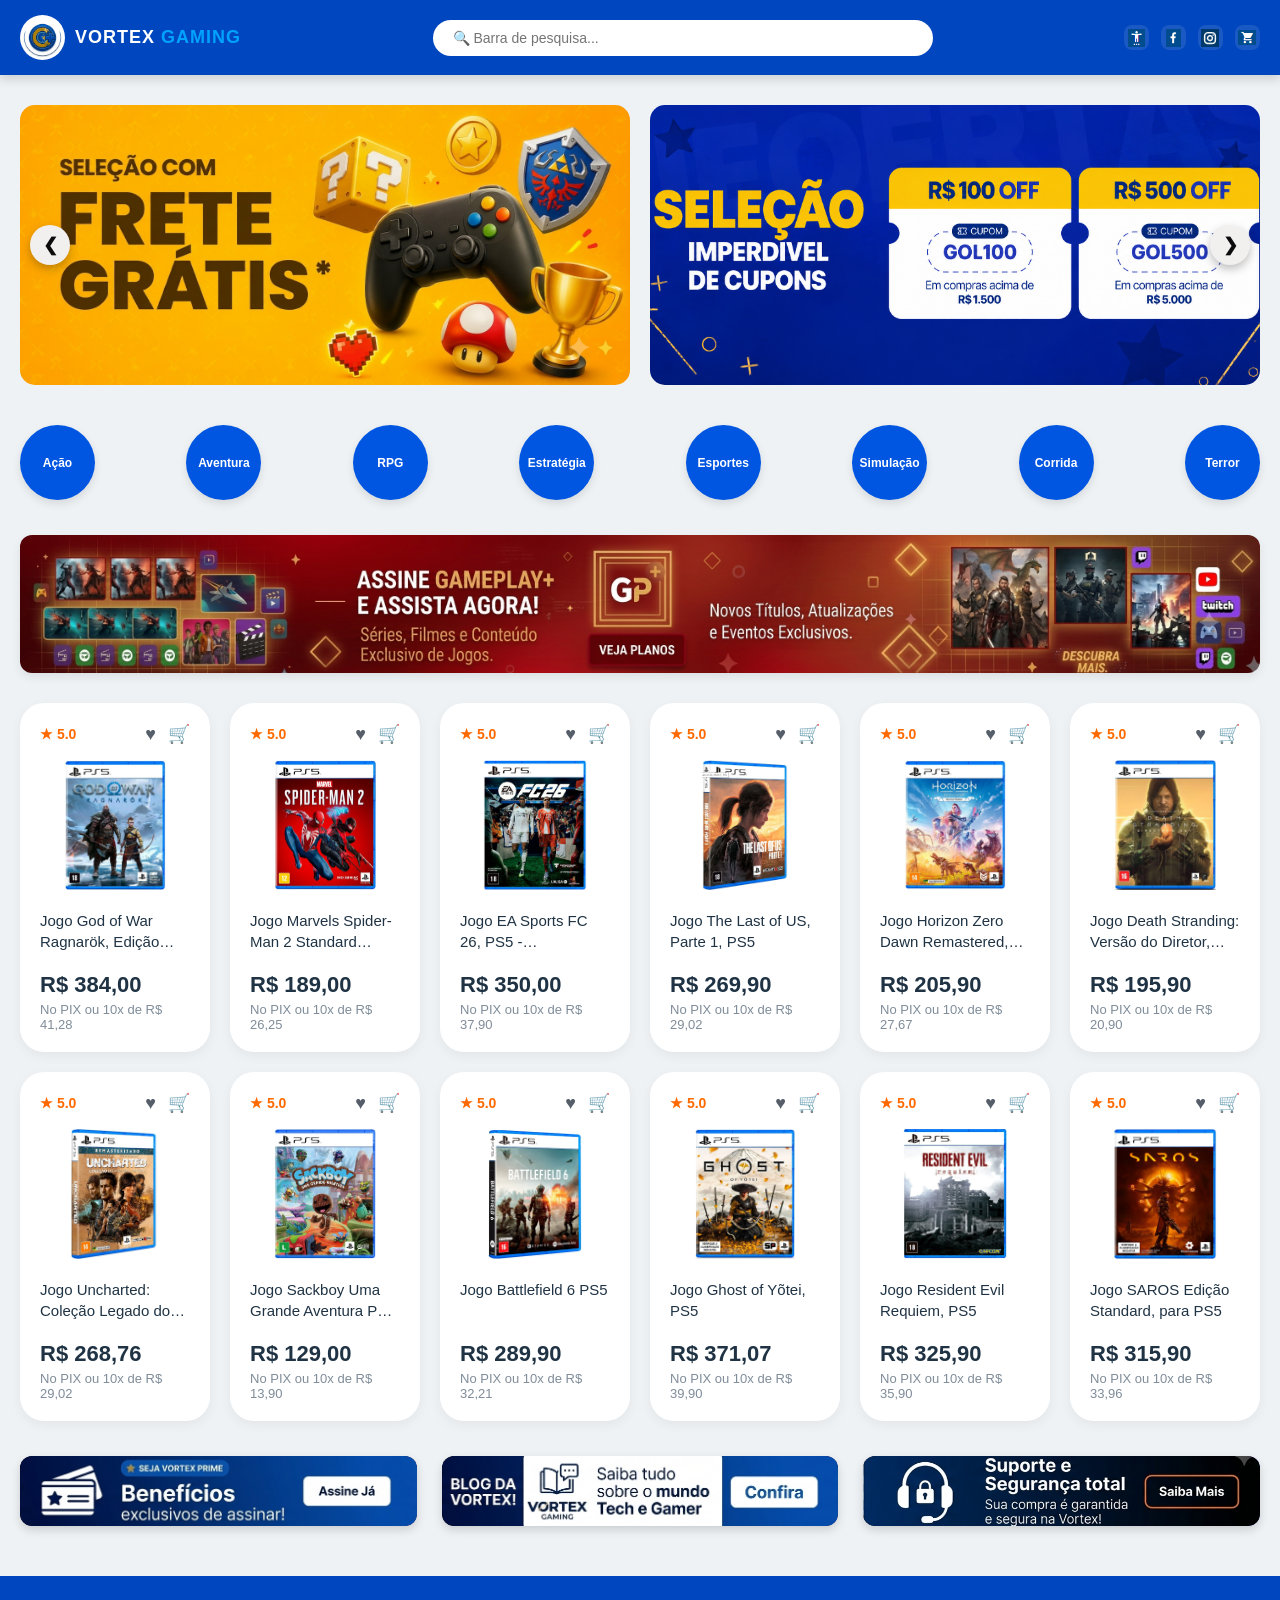
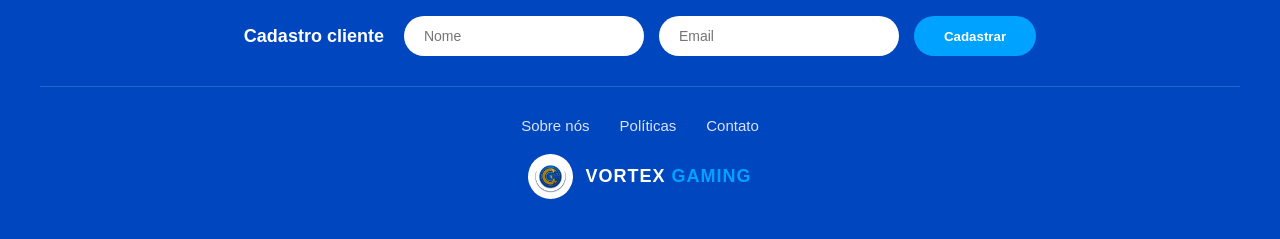
<file: index.html>
<!doctype html>
<html lang="pt-BR">
  <head>
    <meta charset="UTF-8" />
    <meta name="viewport" content="width=device-width, initial-scale=1.0" />
    <title>Vortex Gaming - Store</title>
    <link rel="stylesheet" href="style.css" />
  </head>
  <body>
    <!-- CABEÇALHO DO SITE -->
    <header>
      <div class="nav-container">
        <!-- LOGO E NOME DA MARCA -->
        <div class="logo-box">
          <img
            src="imagens/logo.png"
            alt="Logotipo Vortex Gaming"
            class="logo"
          />
          <span class="brand-name"
            >Vortex <span class="brand-accent">Gaming</span></span
          >
        </div>

        <!-- BARRA DE PESQUISA -->
        <div class="search-bar">
          <input type="text" placeholder="&#128269; Barra de pesquisa..." />
        </div>

        <!-- ÍCONES DE REDES SOCIAIS, ACESSIBILIDADE E CARRINHO -->
        <div class="header-actions">
          <div class="action-btn">
            <img
              src="imagens/acessibilidade.png"
              alt="Acessibilidade"
              class="btn-icon"
            />
          </div>
          <div class="action-btn">
            <img src="imagens/facebook.png" alt="Facebook" class="btn-icon" />
          </div>
          <div class="action-btn">
            <img src="imagens/instagram.png" alt="Instagram" class="btn-icon" />
          </div>
          <div class="action-btn">
            <img
              src="imagens/carrinho.png"
              alt="Carrinho de compras"
              class="btn-icon"
            />
          </div>
        </div>
      </div>
    </header>

    <!-- CONTEÚDO PRINCIPAL -->
    <div class="container">
      <!-- SEÇÃO DE CARROSSEL/BANNERS -->
      <section class="hero-section">
        <!-- SETA -->
        <span class="slide-arrow prev">&#10094;</span>
        <div class="hero-banner">
          <img
            src="imagens/frete.png"
            alt="Slide Impulsionamento e Promoções"
            class="slide-img-placeholder"
          />
        </div>

        <div class="hero-banner">
          <img
            src="imagens/promocao.png"
            alt="Slide Destaques e Novidades"
            class="slide-img-placeholder"
          />
        </div>

        <!-- SETA -->
        <span class="slide-arrow next">&#10095;</span>
      </section>

      <!-- CATEGORIAS DE JOGOS -->
      <section class="categories-section">
        <div class="category-item">Ação</div>
        <div class="category-item">Aventura</div>
        <div class="category-item">RPG</div>
        <div class="category-item">Estratégia</div>
        <div class="category-item">Esportes</div>
        <div class="category-item">Simulação</div>
        <div class="category-item">Corrida</div>
        <div class="category-item">Terror</div>
      </section>

      <!-- ESPAÇO PUBLICITÁRIO -->
      <div class="ad-space">
        <img src="imagens/anuncio2.png" alt="Anúncio Vortex Gaming" />
      </div>

      <!-- GRADE DE JOGOS (12 JOGOS) -->
      <section class="games-grid">
        <!-- JOGO 1 -->
        <div class="game-card">
          <div class="card-header">
            <span class="rating">★ 5.0</span>
            <div class="card-actions">
              <button class="action-btn">♥</button>
              <button class="action-btn">🛒</button>
            </div>
          </div>

          <div class="image-container">
            <img
              src="imagens/jogo1.png"
              alt="God of War Ragnarök"
              class="game-image"
            />
          </div>

          <p class="game-title">
            Jogo God of War Ragnarök, Edição Standard, PS5
          </p>

          <div class="price-container">
            <p class="main-price">R$ 384,00</p>
            <p class="payment-details">No PIX ou 10x de R$ 41,28</p>
          </div>
        </div>
        <!-- JOGO 2 -->
        <div class="game-card">
          <div class="card-header">
            <span class="rating">★ 5.0</span>
            <div class="card-actions">
              <button class="action-btn">♥</button>
              <button class="action-btn">🛒</button>
            </div>
          </div>

          <div class="image-container">
            <img
              src="imagens/jogo2.png"
              alt="Marvels Spider-Man 2"
              class="game-image"
            />
          </div>

          <p class="game-title">
            Jogo Marvels Spider-Man 2 Standard Edition, Playstation 5
          </p>

          <div class="price-container">
            <p class="main-price">R$ 189,00</p>
            <p class="payment-details">No PIX ou 10x de R$ 26,25</p>
          </div>
        </div>
        <!-- JOGO 3 -->
        <div class="game-card">
          <div class="card-header">
            <span class="rating">★ 5.0</span>
            <div class="card-actions">
              <button class="action-btn">♥</button>
              <button class="action-btn">🛒</button>
            </div>
          </div>

          <div class="image-container">
            <img
              src="imagens/jogo3.png"
              alt="EA Sports FC 26"
              class="game-image"
            />
          </div>

          <p class="game-title">Jogo EA Sports FC 26, PS5 - EA000011PS5</p>

          <div class="price-container">
            <p class="main-price">R$ 350,00</p>
            <p class="payment-details">No PIX ou 10x de R$ 37,90</p>
          </div>
        </div>
        <!-- JOGO 4 -->
        <div class="game-card">
          <div class="card-header">
            <span class="rating">★ 5.0</span>
            <div class="card-actions">
              <button class="action-btn">♥</button>
              <button class="action-btn">🛒</button>
            </div>
          </div>

          <div class="image-container">
            <img
              src="imagens/jogo4.png"
              alt="The Last of Us, Parte 1"
              class="game-image"
            />
          </div>

          <p class="game-title">Jogo The Last of US, Parte 1, PS5</p>

          <div class="price-container">
            <p class="main-price">R$ 269,90</p>
            <p class="payment-details">No PIX ou 10x de R$ 29,02</p>
          </div>
        </div>
        <!-- JOGO 5 -->
        <div class="game-card">
          <div class="card-header">
            <span class="rating">★ 5.0</span>
            <div class="card-actions">
              <button class="action-btn">♥</button>
              <button class="action-btn">🛒</button>
            </div>
          </div>

          <div class="image-container">
            <img
              src="imagens/jogo5.png"
              alt="Horizon Zero Dawn Remastered"
              class="game-image"
            />
          </div>

          <p class="game-title">Jogo Horizon Zero Dawn Remastered, PS5</p>

          <div class="price-container">
            <p class="main-price">R$ 205,90</p>
            <p class="payment-details">No PIX ou 10x de R$ 27,67</p>
          </div>
        </div>
        <!-- JOGO 6 -->
        <div class="game-card">
          <div class="card-header">
            <span class="rating">★ 5.0</span>
            <div class="card-actions">
              <button class="action-btn">♥</button>
              <button class="action-btn">🛒</button>
            </div>
          </div>

          <div class="image-container">
            <img
              src="imagens/jogo6.png"
              alt="Death Stranding: Versão do Diretor"
              class="game-image"
            />
          </div>

          <p class="game-title">Jogo Death Stranding: Versão do Diretor, PS5</p>

          <div class="price-container">
            <p class="main-price">R$ 195,90</p>
            <p class="payment-details">No PIX ou 10x de R$ 20,90</p>
          </div>
        </div>
        <!-- JOGO 7 -->
        <div class="game-card">
          <div class="card-header">
            <span class="rating">★ 5.0</span>
            <div class="card-actions">
              <button class="action-btn">♥</button>
              <button class="action-btn">🛒</button>
            </div>
          </div>

          <div class="image-container">
            <img
              src="imagens/jogo7.png"
              alt="Uncharted: Coleção Legado dos Ladrões"
              class="game-image"
            />
          </div>

          <p class="game-title">
            Jogo Uncharted: Coleção Legado dos Ladrões, PS5
          </p>

          <div class="price-container">
            <p class="main-price">R$ 268,76</p>
            <p class="payment-details">No PIX ou 10x de R$ 29,02</p>
          </div>
        </div>
        <!-- JOGO 8 -->
        <div class="game-card">
          <div class="card-header">
            <span class="rating">★ 5.0</span>
            <div class="card-actions">
              <button class="action-btn">♥</button>
              <button class="action-btn">🛒</button>
            </div>
          </div>

          <div class="image-container">
            <img
              src="imagens/jogo8.png"
              alt="Sackboy: A Big Adventure for PlayStation 5"
              class="game-image"
            />
          </div>

          <p class="game-title">
            Jogo Sackboy Uma Grande Aventura Para Playstation 5 Sumo
          </p>

          <div class="price-container">
            <p class="main-price">R$ 129,00</p>
            <p class="payment-details">No PIX ou 10x de R$ 13,90</p>
          </div>
        </div>
        <!-- JOGO 9 -->
        <div class="game-card">
          <div class="card-header">
            <span class="rating">★ 5.0</span>
            <div class="card-actions">
              <button class="action-btn">♥</button>
              <button class="action-btn">🛒</button>
            </div>
          </div>

          <div class="image-container">
            <img
              src="imagens/jogo9.png"
              alt="Battlefield 6 PS5"
              class="game-image"
            />
          </div>

          <p class="game-title">Jogo Battlefield 6 PS5</p>

          <div class="price-container">
            <p class="main-price">R$ 289,90</p>
            <p class="payment-details">No PIX ou 10x de R$ 32,21</p>
          </div>
        </div>
        <!-- JOGO 10 -->
        <div class="game-card">
          <div class="card-header">
            <span class="rating">★ 5.0</span>
            <div class="card-actions">
              <button class="action-btn">♥</button>
              <button class="action-btn">🛒</button>
            </div>
          </div>

          <div class="image-container">
            <img
              src="imagens/jogo10.png"
              alt="Ghost of Yõtei"
              class="game-image"
            />
          </div>

          <p class="game-title">Jogo Ghost of Yõtei, PS5</p>

          <div class="price-container">
            <p class="main-price">R$ 371,07</p>
            <p class="payment-details">No PIX ou 10x de R$ 39,90</p>
          </div>
        </div>
        <!-- JOGO 11 -->
        <div class="game-card">
          <div class="card-header">
            <span class="rating">★ 5.0</span>
            <div class="card-actions">
              <button class="action-btn">♥</button>
              <button class="action-btn">🛒</button>
            </div>
          </div>

          <div class="image-container">
            <img
              src="imagens/jogo11.png"
              alt="Resident Evil Requiem for PlayStation 5"
              class="game-image"
            />
          </div>

          <p class="game-title">Jogo Resident Evil Requiem, PS5</p>

          <div class="price-container">
            <p class="main-price">R$ 325,90</p>
            <p class="payment-details">No PIX ou 10x de R$ 35,90</p>
          </div>
        </div>
        <!-- JOGO 12 -->
        <div class="game-card">
          <div class="card-header">
            <span class="rating">★ 5.0</span>
            <div class="card-actions">
              <button class="action-btn">♥</button>
              <button class="action-btn">🛒</button>
            </div>
          </div>

          <div class="image-container">
            <img
              src="imagens/jogo12.png"
              alt="SAROS Edição Standard"
              class="game-image"
            />
          </div>

          <p class="game-title">Jogo SAROS Edição Standard, para PS5</p>

          <div class="price-container">
            <p class="main-price">R$ 315,90</p>
            <p class="payment-details">No PIX ou 10x de R$ 33,96</p>
          </div>
        </div>
      </section>

      <!-- SEÇÃO DE INFORMAÇÕES ADICIONAIS -->
      <section class="info-section">
        <div class="info-card">
          <img
            src="imagens/beneficios.png"
            alt="Informações sobre a loja e Benefícios"
            class="info-card-img"
          />
        </div>
        <div class="info-card">
          <img
            src="imagens/cadastro.png"
            alt="Planos de Assinaturas"
            class="info-card-img"
          />
        </div>
        <div class="info-card">
          <img
            src="imagens/suporte.png"
            alt="Suporte ao Cliente e Termos"
            class="info-card-img"
          />
        </div>
      </section>
    </div>

    <!-- RODAPÉ -->
    <footer>
      <div class="footer-container">
        <!-- FORMULÁRIO DE CADASTRO -->
        <div class="footer-newsletter">
          <h3 class="newsletter-title">Cadastro cliente</h3>
          <form class="newsletter-form">
            <input type="text" placeholder="Nome" required />
            <input type="email" placeholder="Email" required />
            <button type="submit">Cadastrar</button>
          </form>
        </div>

        <!-- LINHA DIVISÓRIA -->
        <hr class="footer-divider" />

        <!-- PARTE INFERIOR DO RODAPÉ -->
        <div class="footer-bottom">
          <!-- LINKS -->
          <nav class="footer-links">
            <a href="#">Sobre nós</a>
            <a href="#">Políticas</a>
            <a href="contato.html">Contato</a>
          </nav>

          <!-- LOGO RODAPÉ -->
          <div class="footer-logo-box">
            <img
              src="imagens/logo.png"
              alt="Logotipo Vortex Gaming"
              class="footer-logo"
            />
            <span class="brand-name"
              >Vortex <span class="brand-accent">Gaming</span></span
            >
          </div>
        </div>
      </div>
    </footer>
  </body>
</html>
</file>
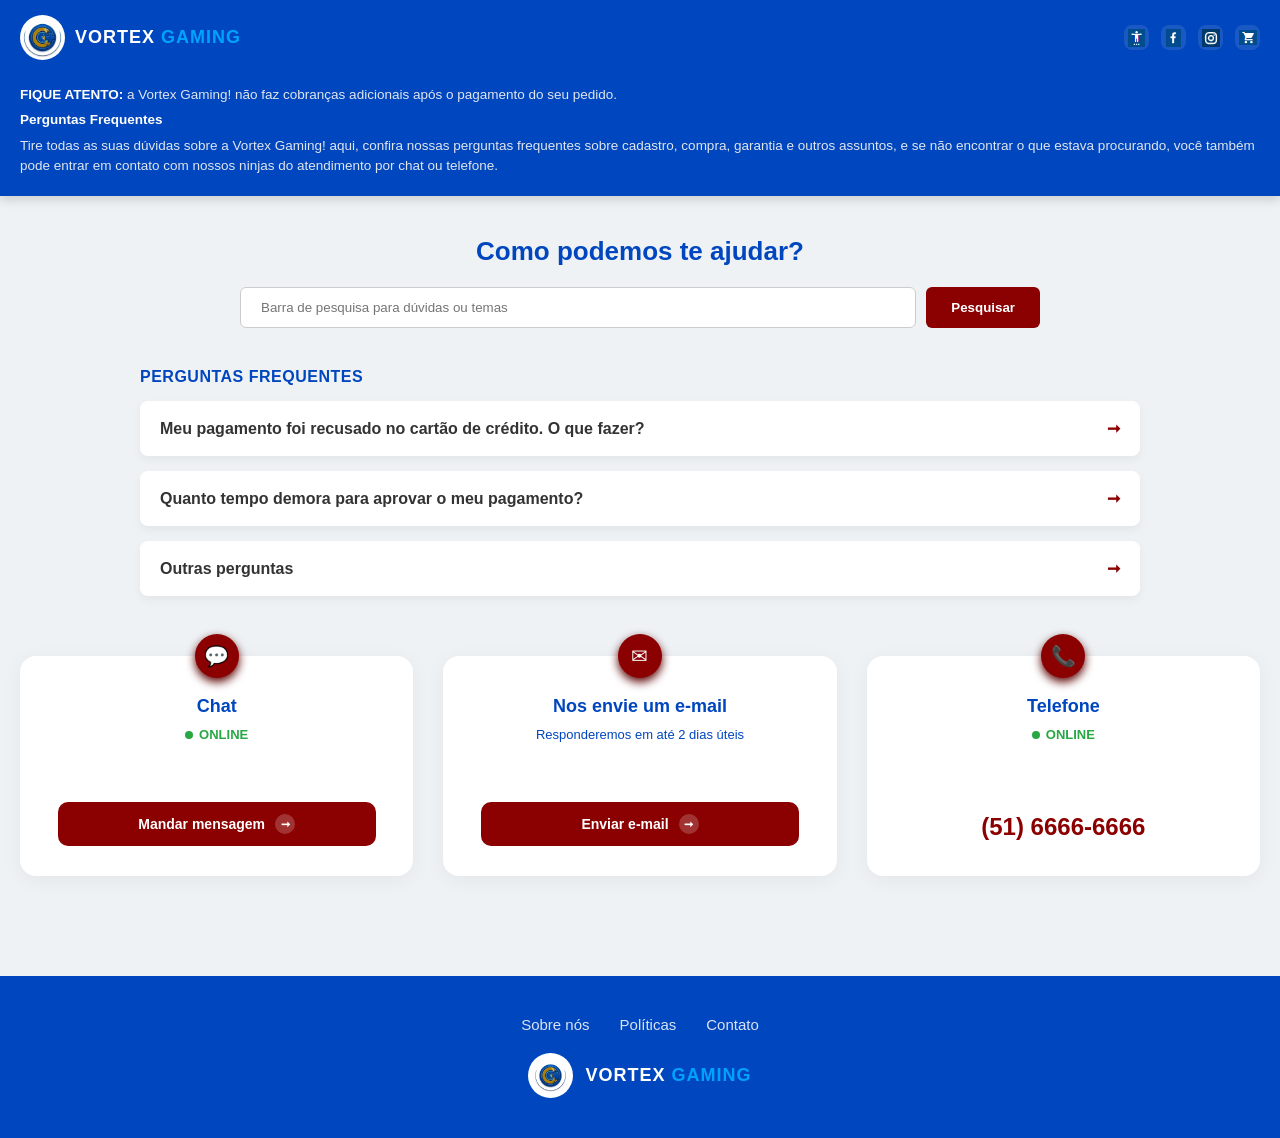
<file: contato.html>
<!doctype html>
<html lang="pt-BR">
  <head>
    <meta charset="UTF-8" />

    <!-- RESPONSIVIDADE PARA DISPOSITIVOS MÓVEIS -->
    <meta name="viewport" content="width=device-width, initial-scale=1.0" />

    <!-- TÍTULO -->
    <title>Contato - Vortex Gaming</title>

    <!-- ARQUIVO CSS -->
    <link rel="stylesheet" href="style.css" />
  </head>
  <body>
    <!-- CABEÇALHO DO SITE -->
    <header>
      <div class="nav-container">
        <!-- ÁREA DA LOGOMARCA -->
        <div class="logo-box">
          <img
            src="imagens/logo.png"
            alt="Logotipo Vortex Gaming"
            class="logo"
          />
          <span class="brand-name"
            >Vortex <span class="brand-accent">Gaming</span></span
          >
        </div>

        <!-- BOTÕES DE ACESSIBILIDADE, REDES SOCIAIS E CARRINHO -->
        <div class="header-actions">
          <div class="action-btn">
            <img
              src="imagens/acessibilidade.png"
              alt="Acessibilidade"
              class="btn-icon"
            />
          </div>
          <div class="action-btn">
            <img src="imagens/facebook.png" alt="Facebook" class="btn-icon" />
          </div>
          <div class="action-btn">
            <img src="imagens/instagram.png" alt="Instagram" class="btn-icon" />
          </div>
          <div class="action-btn">
            <img src="imagens/carrinho.png" alt="Carrinho" class="btn-icon" />
          </div>
        </div>

        <!-- INFORMAÇÕES E AVISOS PARA O USUÁRIO -->
        <div class="header-info-text">
          <p>
            <strong>FIQUE ATENTO:</strong> a Vortex Gaming! não faz cobranças
            adicionais após o pagamento do seu pedido.
          </p>
          <p><strong>Perguntas Frequentes</strong></p>
          <p>
            Tire todas as suas dúvidas sobre a Vortex Gaming! aqui, confira
            nossas perguntas frequentes sobre cadastro, compra, garantia e
            outros assuntos, e se não encontrar o que estava procurando, você
            também pode entrar em contato com nossos ninjas do atendimento por
            chat ou telefone.
          </p>
        </div>
      </div>
    </header>

    <!-- CONTEÚDO PRINCIPAL DA PÁGINA DE CONTATO -->
    <div class="container contact-page-container">
      <h2 class="contact-main-title">Como podemos te ajudar?</h2>

      <!-- BARRA DE PESQUISA -->
      <div class="contact-search-wrapper">
        <input
          type="text"
          placeholder="Barra de pesquisa para dúvidas ou temas"
          class="contact-search-input"
        />
        <button type="button" class="contact-search-btn">Pesquisar</button>
      </div>

      <!-- SEÇÃO DE PERGUNTAS FREQUENTES -->
      <h3 class="faq-main-heading">PERGUNTAS FREQUENTES</h3>

      <section class="faq-section">
        <!-- PERGUNTA FREQUENTE 1 -->
        <a href="#" class="faq-box">
          <span
            >Meu pagamento foi recusado no cartão de crédito. O que fazer?</span
          >
          <span class="faq-arrow">&#10142;</span>
        </a>

        <!-- PERGUNTA FREQUENTE 2 -->
        <a href="#" class="faq-box">
          <span>Quanto tempo demora para aprovar o meu pagamento?</span>
          <span class="faq-arrow">&#10142;</span>
        </a>

        <!-- LINK PARA OUTRAS DÚVIDAS -->
        <a href="#" class="faq-box">
          <span>Outras perguntas</span>
          <span class="faq-arrow">&#10142;</span>
        </a>
      </section>

      <!-- FORMAS DE CONTATO DISPONÍVEIS -->
      <section class="contact-methods-grid">
        <!-- ATENDIMENTO VIA CHAT -->
        <div class="method-card">
          <div class="card-icon-badge">&#128172;</div>
          <h4 class="method-card-title">Chat</h4>
          <p class="status-online"><span class="status-dot"></span> ONLINE</p>
          <button class="method-action-btn">
            Mandar mensagem <span class="btn-arrow">&#10142;</span>
          </button>
        </div>

        <!-- ATENDIMENTO POR E-MAIL -->
        <div class="method-card">
          <div class="card-icon-badge">&#9993;</div>
          <h4 class="method-card-title">Nos envie um e-mail</h4>
          <p class="status-neutral">Responderemos em até 2 dias úteis</p>
          <button class="method-action-btn">
            Enviar e-mail <span class="btn-arrow">&#10142;</span>
          </button>
        </div>

        <!-- ATENDIMENTO TELEFÔNICO -->
        <div class="method-card">
          <div class="card-icon-badge">&#128222;</div>
          <h4 class="method-card-title">Telefone</h4>
          <p class="status-online"><span class="status-dot"></span> ONLINE</p>
          <div class="phone-display-number">(51) 6666-6666</div>
        </div>
      </section>
    </div>

    <!-- RODAPÉ DO SITE -->
    <footer>
      <div class="footer-bottom">
        <!-- LINKS -->
        <nav class="footer-links">
          <a href="#">Sobre nós</a>
          <a href="#">Políticas</a>
          <a href="contato.html">Contato</a>
        </nav>

        <!-- LOGO NO RODAPÉ -->
        <div class="footer-logo-box">
          <img
            src="imagens/logo.png"
            alt="Logotipo Vortex Gaming"
            class="footer-logo"
          />
          <span class="brand-name"
            >Vortex <span class="brand-accent">Gaming</span></span
          >
        </div>
      </div>
    </footer>
  </body>
</html>
</file>
<file: style.css>
/* ===================================
   1. CONFIGURAÇÕES GERAIS
   =================================== */

* {
  margin: 0;
  padding: 0;
  box-sizing: border-box;
  font-family: "Segoe UI", Tahoma, Geneva, Verdana, sans-serif;
}

body {
  background-color: #eef2f5;
  color: #333;
  display: flex;
  flex-direction: column;
  align-items: center;
}

.container {
  width: 100%;
  max-width: 1280px;
  padding: 0 20px;
}

/* ===========================================
   2. ARTE DA LOGO (VORTEX GAMING)
   =========================================== */
.logo-box,
.footer-logo-box {
  display: flex;
  align-items: center;
  gap: 12px;
}

.brand-name {
  font-size: 18px;
  font-weight: 800;
  text-transform: uppercase;
  letter-spacing: 1px;
  color: #ffffff;
}

.brand-accent {
  color: #00a2ff;
}

/* ============================
   3. HEADER / CABEÇALHO 
   ============================ */
header {
  width: 100%;
  background-color: #0046be;
  color: white;
  display: flex;
  justify-content: center;
  padding: 15px 0;
  box-shadow: 0 4px 10px rgba(0, 0, 0, 0.15);
}

header .nav-container {
  display: flex;
  align-items: center;
  justify-content: space-between;
  width: 100%;
  max-width: 1280px;
  padding: 0 20px;
  flex-wrap: wrap;
}

.logo-box {
  order: 1;
  display: flex;
  align-items: center;
  gap: 10px;
}

.logo {
  width: 45px;
  height: 45px;
  background-color: white;
  border-radius: 50%;
}

.search-bar {
  flex: 1;
  max-width: 500px;
  margin: 0 20px;
  order: 2;
}

.search-bar input {
  width: 100%;
  padding: 10px 20px;
  border-radius: 25px;
  border: none;
  outline: none;
  font-size: 14px;
}

.header-actions {
  display: flex;
  gap: 12px;
  order: 3;
}

.action-btn {
  width: 25px;
  height: 25px;
  background-color: rgba(
    255,
    255,
    255,
    0.1
  ); /*Fundo branco com 10% de opacidade*/
  border-radius: 8px;
  cursor: pointer;
  display: flex;
  align-items: center;
  justify-content: center;
  transition: background 0.2s; /*Transição suave de 0.2 segundos ao mudar o fundo*/
}

.action-btn:hover {
  background-color: rgba(
    255,
    255,
    255,
    0.4
  ); /*Aumenta a opacidade do fundo para 40% no hover*/
}

.btn-icon {
  width: 18px;
  height: 18px;
  object-fit: contain; /*Garante que o ícone mude de escala sem distorcer*/
}

.header-info-text {
  flex: 1 1 100%;
  order: 4;
  margin-top: 20px;
  font-size: 13.5px;
  color: #e0e6ed;
  line-height: 1.5;
}

.header-info-text p {
  margin: 5px 0;
}

.header-info-text strong {
  color: #ffffff;
}

/* ============================
   4. SEÇÃO HERO E SLIDES 
   =========================== */
.hero-section {
  margin-top: 30px;
  display: grid;
  grid-template-columns: 1fr 1fr;
  gap: 20px;
  position: relative;
}

.hero-banner {
  height: 280px;
  border-radius: 15px;
  display: flex;
  align-items: center;
  justify-content: center;
  color: white;
  text-align: center;
  font-weight: bold;
  font-size: 18px;
  position: relative;
  overflow: hidden;
}

.slide-img-placeholder {
  width: 100%;
  height: 100%;
  object-fit: cover;
  position: absolute;
  top: 0;
  left: 0;
}

.slide-arrow {
  position: absolute;
  top: 50%;
  transform: translateY(-50%); /*Desloca a seta para cima em 50% de sua altura*/
  background-color: #f2efef;
  color: #0c0c0c;
  width: 40px;
  height: 40px;
  border-radius: 50%;
  display: flex;
  align-items: center;
  justify-content: center;
  cursor: pointer;
  z-index: 10;
  font-size: 18px;
  font-weight: bold;
  user-select: none;
  box-shadow: 0 4px 10px rgba(0, 0, 0, 0.25);
  transition:
    transform 0.2s,
    background-color 0.2s; /*Suaviza as animações*/
}

.slide-arrow:hover {
  transform: translateY(-50%) scale(1.1);
  background-color: #f5f5f5;
}

.slide-arrow.prev {
  left: 10px;
}

.slide-arrow.next {
  right: 10px;
}

/* ==========================
   5. SEÇÃO DE CATEGORIAS
   ========================== */
.categories-section {
  margin-top: 30px;
  display: flex;
  justify-content: space-between;
  align-items: center;
  gap: 15px;
  padding: 10px 0;
}

.category-item {
  min-width: 75px;
  height: 75px;
  background-color: #0056e0;
  border-radius: 50%;
  display: flex;
  align-items: center;
  justify-content: center;
  color: white;
  font-size: 12px;
  font-weight: bold;
  cursor: pointer;
  box-shadow: 0 4px 8px rgba(0, 0, 0, 0.1);
  transition: transform 0.2s;
}

.category-item:hover {
  transform: scale(1.08);
}

/* =========================
   6. ESPAÇO DE ANÚNCIO
   ======================== */
.ad-space {
  margin-top: 25px;
  width: 100%;
  max-height: 180px;
  border-radius: 12px;
  overflow: hidden;
  box-shadow: 0 4px 10px rgba(0, 0, 0, 0.08);
}

.ad-space img {
  width: 100%;
  height: 100%;
  object-fit: cover;
  display: block;
}

/* =======================
   7. GRID DE JOGOS
   ===================== */
.games-grid {
  margin-top: 30px;
  display: grid;
  grid-template-columns: repeat(6, 1fr); /* Mantém as 6 colunas originais */
  gap: 20px;
}

.game-card {
  background-color: #ffffff;
  border-radius: 24px; /* Cantos bem arredondados conforme o print */
  padding: 20px;
  box-shadow: 0 4px 12px rgba(0, 0, 0, 0.05);
  display: flex;
  flex-direction: column;
  justify-content: space-between;
  transition:
    transform 0.2s ease,
    box-shadow 0.2s ease;
  cursor: pointer;
  box-sizing: border-box;
}

.game-card:hover {
  transform: translateY(-4px);
  box-shadow: 0 8px 20px rgba(0, 0, 0, 0.1);
}

/* Topo do Card (Estrela e Ícones de ação interna) */
.card-header {
  display: flex;
  justify-content: space-between;
  align-items: center;
  margin-bottom: 15px;
  width: 100%;
}

.rating {
  color: #ff6a00; /* Cor laranja idêntica à estrela de avaliação */
  font-weight: 700;
  font-size: 14px;
}

.card-actions {
  display: flex;
  gap: 12px;
}

.card-actions .action-btn {
  background: none;
  border: none;
  cursor: pointer;
  font-size: 18px;
  color: #555e69;
  padding: 0;
  width: auto;
  height: auto;
}

/* Container para a Capa do Jogo */
.image-container {
  display: flex;
  justify-content: center;
  align-items: center;
  height: 130px;
  margin-bottom: 20px;
  width: 100%;
}

.game-image {
  max-height: 100%;
  max-width: 100%;
  object-fit: contain; /* Exibe a capa inteira sem esticar ou cortar */
  border-radius: 0;
}

/* Título do Produto */
.game-title {
  color: #1f3344;
  font-size: 15px;
  line-height: 1.4;
  margin: 0 0 20px 0;
  font-weight: 500;
  text-align: left;
  display: -webkit-box;
  -webkit-line-clamp: 2; /* Limita o título em duas linhas para não quebrar a simetria */
  -webkit-box-orient: vertical;
  overflow: hidden;
}

/* Bloco de Preços na Base */
.price-container {
  margin-top: auto; /* Trava o bloco de preços no final do card */
  width: 100%;
  text-align: left;
}

.main-price {
  color: #1f3344;
  font-size: 22px;
  font-weight: 700;
  margin: 0 0 4px 0;
}

.payment-details {
  color: #7f8c99;
  font-size: 13px;
  margin: 0;
  font-weight: 400;
}

/* ============================
   8. CARDS DE INFORMAÇÕES
   ===========================*/
.info-section {
  margin-top: 35px;
  display: grid;
  grid-template-columns: repeat(3, 1fr); /* Organiza o layout em 3 colunas */
  gap: 25px;
}

.info-card {
  height: 70px;
  background: linear-gradient(90deg, #050515 0%, #1a1a60 100%);
  border-radius: 12px;
  color: white;
  display: flex;
  align-items: center;
  justify-content: center;
  text-align: center;
  font-size: 13px;
  box-shadow: 0 4px 10px rgba(0, 0, 0, 0.15);
  overflow: hidden;
}

.info-card-img {
  width: 100%;
  height: 100%;
  object-fit: cover;
  border-radius: 12px;
}

/* ======================================
   9. NEWSLETTER (BARRA DE CADASTRO)
   ===================================== */
.footer-newsletter {
  display: flex;
  justify-content: center;
  align-items: center;
  width: 100%;
  flex-wrap: wrap;
  gap: 20px;
}

.newsletter-title {
  font-size: 18px;
  font-weight: bold;
  color: #ffffff;
}

.newsletter-form {
  display: flex;
  gap: 15px;
}

.newsletter-form input {
  padding: 12px 20px;
  border: none;
  border-radius: 25px;
  outline: none;
  width: 240px;
  font-size: 14px;
  background-color: white;
  color: #333;
}

.newsletter-form button {
  background-color: #00a2ff;
  color: white;
  border: none;
  padding: 12px 30px;
  border-radius: 25px;
  cursor: pointer;
  font-weight: bold;
  transition:
    background 0.2s,
    transform 0.1s;
}

.newsletter-form button:hover {
  background-color: #0082cc;
  transform: scale(1.02);
}

/* ===========================================
   10. RODAPÉ (FOOTER - LINKS E LOGOTIPO)
   ========================================== */
footer {
  width: 100%;
  background-color: #0046be;
  color: white;
  padding: 40px 0;
  display: flex;
  justify-content: center;
  margin-top: 50px;
}

.footer-container {
  width: 100%;
  max-width: 1240px;
  padding: 0 20px;
  display: flex;
  flex-direction: column;
  gap: 30px;
}

.footer-divider {
  border: 0;
  height: 1px;
  background-color: rgba(255, 255, 255, 0.15);
  width: 100%;
}

.footer-bottom {
  display: flex;
  flex-direction: column;
  align-items: center;
  justify-content: center;
  width: 100%;
  flex-wrap: wrap;
  gap: 20px;
}

.footer-links {
  display: flex;
  gap: 30px;
  order: 1; /* Mantém links abaixo da logo no fluxo móvel/alinhado */
}

.footer-links a {
  color: white;
  text-decoration: none;
  font-size: 15px;
  opacity: 0.85;
  transition: opacity 0.2s;
  font-weight: 500;
}

.footer-links a:hover {
  opacity: 1;
}

.footer-logo-box {
  display: flex;
  align-items: center;
  gap: 12px;
  order: 2;
}

.footer-logo {
  width: 45px;
  height: 45px;
  background-color: white;
  border-radius: 50%;
  object-fit: contain;
  padding: 4px;
}

/* ================================================
   11. PÁGINA DE CONTATO E ELEMENTOS ADICIONAIS
   =============================================== */
.contact-main-title {
  text-align: center;
  color: #0046be;
  margin-top: 40px;
  margin-bottom: 20px;
  font-size: 26px;
}

.contact-search-wrapper {
  display: flex;
  gap: 10px;
  width: 100%;
  max-width: 800px;
  margin: 0 auto 40px auto;
}

.contact-search-input {
  flex: 1;
  padding: 12px 20px;
  border: 1px solid #ccc;
  border-radius: 6px;
  outline: none;
}

.contact-search-btn {
  background-color: #8b0000;
  color: white;
  border: none;
  padding: 0 25px;
  border-radius: 6px;
  cursor: pointer;
  font-weight: bold;
}

.faq-main-heading {
  max-width: 1000px;
  margin: 0 auto 15px auto;
  font-size: 16px;
  color: #0046be;
  font-weight: bold;
  letter-spacing: 0.5px;
}

.faq-section {
  display: flex;
  flex-direction: column;
  gap: 15px;
  max-width: 1000px;
  margin: 0 auto 50px auto;
}

.faq-box {
  background-color: white;
  border-radius: 8px;
  box-shadow: 0 4px 10px rgba(0, 0, 0, 0.05);
  padding: 18px 20px;
  font-weight: bold;
  color: #333;
  text-decoration: none;
  display: flex;
  justify-content: space-between;
  align-items: center;
  transition: background-color 0.2s ease;
}

.faq-box:hover {
  background-color: #ede6e6;
}

.faq-arrow {
  color: #8b0000;
  font-size: 16px;
  margin-left: 15px;
}

.contact-methods-grid {
  display: grid;
  grid-template-columns: repeat(3, 1fr);
  gap: 30px;
  margin-top: 60px;
  margin-bottom: 50px;
}

.method-card {
  position: relative;
  background-color: rgb(255, 255, 255);
  padding: 40px 20px 30px 20px;
  border-radius: 16px;
  text-align: center;
  box-shadow: 0 4px 20px rgba(0, 0, 0, 0.05);
  display: flex;
  flex-direction: column;
  justify-content: space-between;
  align-items: center;
  min-height: 220px;
}

.card-icon-badge {
  position: absolute;
  top: -22px;
  left: 50%;
  transform: translateX(-50%);
  background-color: #8b0000;
  color: rgb(255, 255, 255);
  width: 44px;
  height: 44px;
  border-radius: 50%;
  display: flex;
  align-items: center;
  justify-content: center;
  font-size: 20px;
  box-shadow: 0 4px 10px #5b0101;
}

.method-card-title {
  color: #0046be;
  font-size: 18px;
  font-weight: bold;
  margin: 0 0 10px 0;
}

.status-online {
  font-size: 13px;
  color: #28a745;
  font-weight: bold;
  display: flex;
  align-items: center;
  gap: 6px;
  margin: 0 auto 20px auto;
}

.status-dot {
  width: 8px;
  height: 8px;
  background-color: #28a745;
  border-radius: 50%;
  display: inline-block;
}

.status-neutral {
  font-size: 13px;
  color: #0046be;
  font-weight: 500;
  margin: 0 auto 20px auto;
}

.phone-display-number {
  color: #8b0000;
  font-size: 24px;
  font-weight: bold;
  margin-top: auto;
  margin-bottom: 5px;
}

.method-action-btn {
  background-color: #8b0000;
  color: white;
  border: none;
  padding: 12px 25px;
  border-radius: 10px;
  cursor: pointer;
  font-weight: bold;
  font-size: 14px;
  width: 90%;
  display: flex;
  align-items: center;
  justify-content: center;
  gap: 10px;
  transition:
    transform 0.2s,
    background-color 0.2s;
  margin-top: auto;
}

.method-action-btn:hover {
  background-color: #b30000;
}

.btn-arrow {
  background-color: rgba(255, 255, 255, 0.2);
  border-radius: 50%;
  width: 20px;
  height: 20px;
  display: flex;
  align-items: center;
  justify-content: center;
  font-size: 11px;
}

/* ==============================================
   12. RESPONSIVIDADE COMPLETA
   ============================================= */
@media (max-width: 1024px) {
  .games-grid {
    grid-template-columns: repeat(
      4,
      1fr
    ); /* Reduz de 6 para 4 colunas em tablets */
  }
}

@media (max-width: 768px) {
  header .nav-container {
    flex-direction: column; /* Empilha tudo verticalmente no mobile */
    gap: 15px;
    text-align: center;
  }

  .logo-box {
    order: 1;
  }

  .search-bar {
    width: 100%;
    margin: 10px 0;
    order: 2;
  }

  .header-actions {
    order: 3;
  }

  .header-info-text {
    order: 4;
  }

  .hero-section {
    grid-template-columns: 1fr; /* Hero vira 1 única coluna */
    padding: 0 20px;
  }

  .slide-arrow.prev {
    left: 25px;
  }
  .slide-arrow.next {
    right: 25px;
  }

  .info-section,
  .contact-methods-grid {
    grid-template-columns: 1fr; /* Grids colapsam para 1 coluna */
  }

  .categories-section {
    flex-wrap: wrap; /* Categorias quebram linha */
  }
}
</file>
